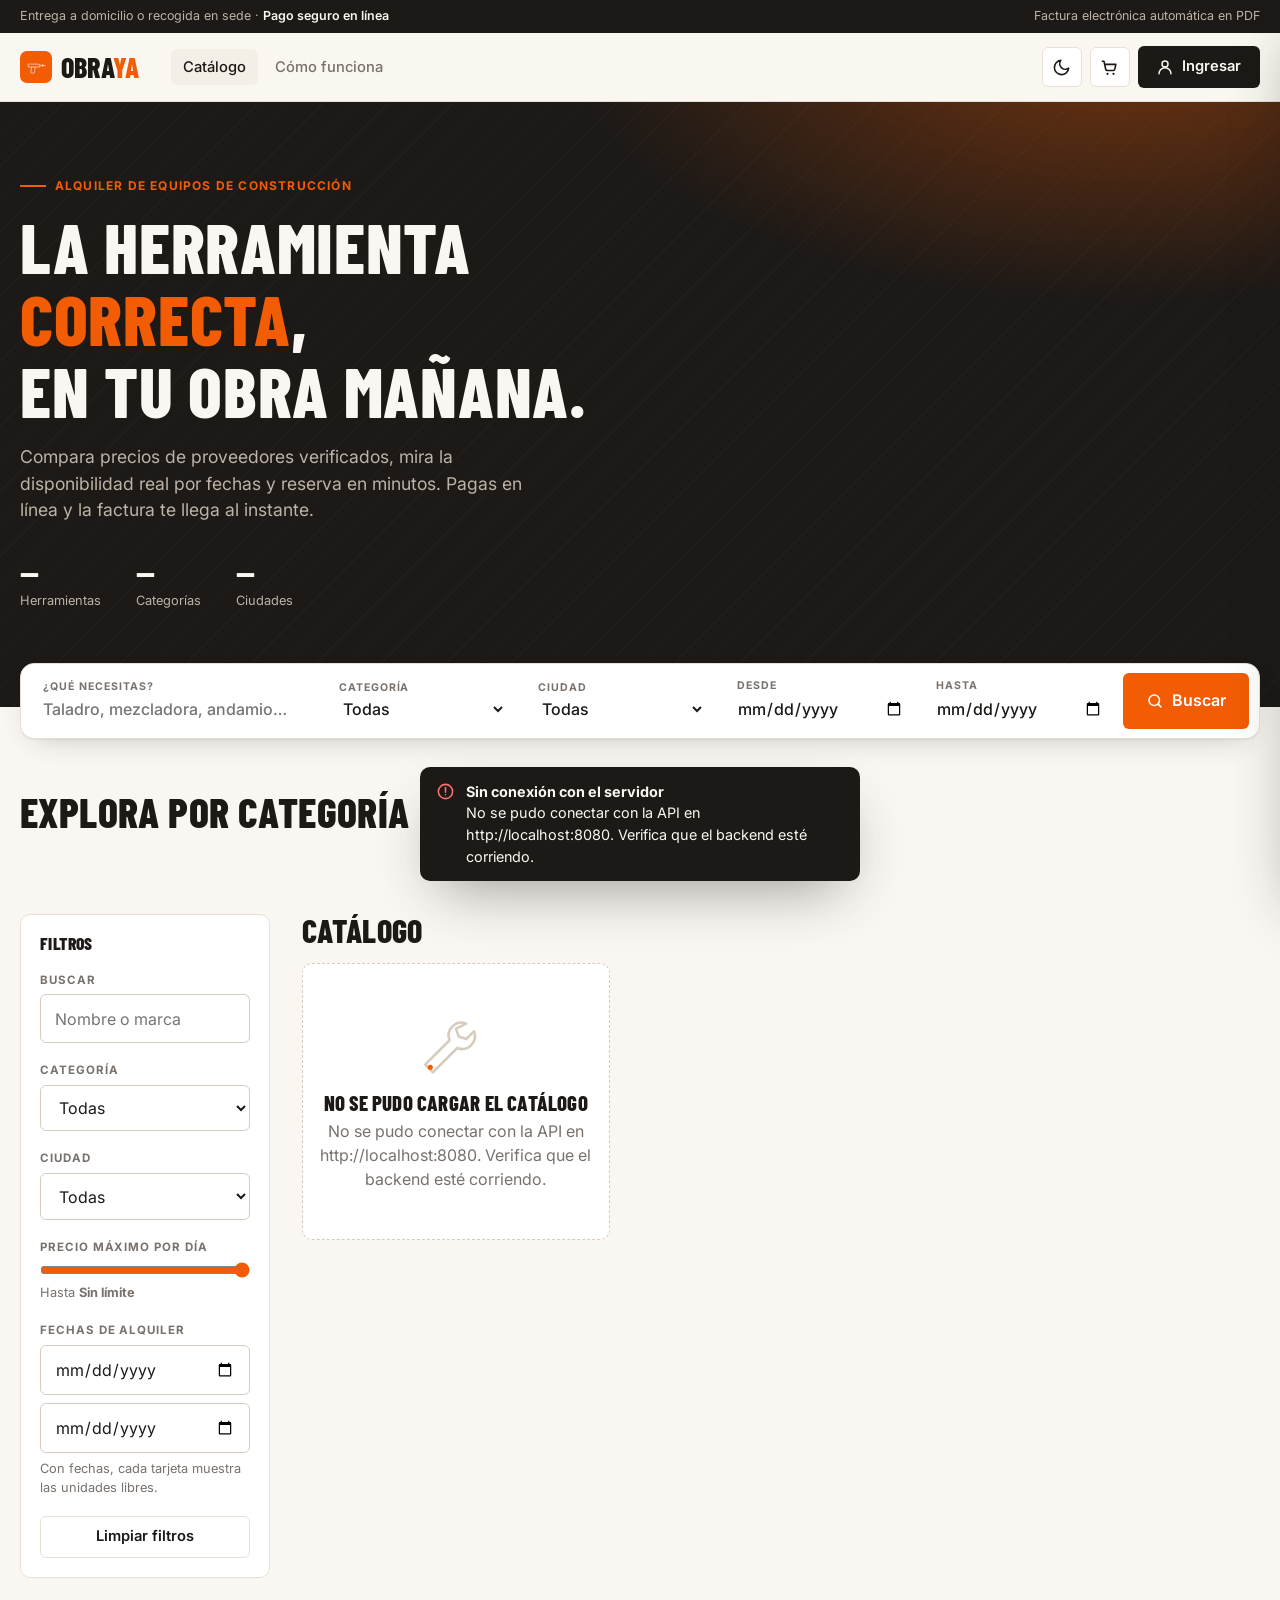
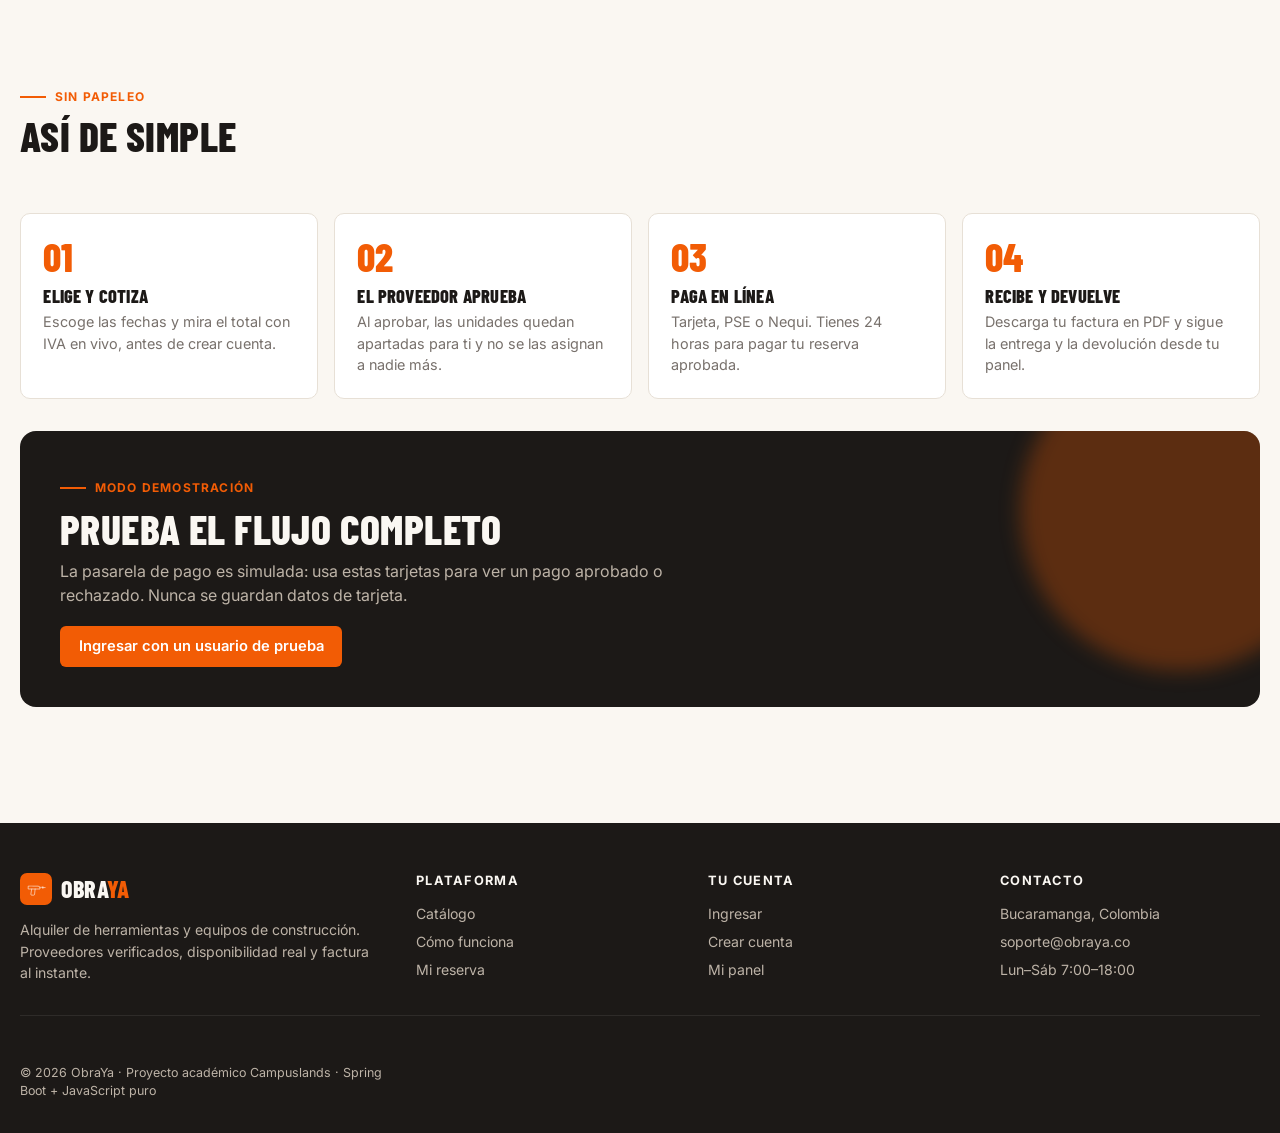
<file: frontend/index.html>
<!doctype html>
<html lang="es">
<head>
  <meta charset="utf-8">
  <meta name="viewport" content="width=device-width, initial-scale=1">
  <title>ObraYa · Alquiler de herramientas y equipos de construcción</title>
  <meta name="description" content="Alquila herramientas y equipos de construcción con disponibilidad real por fechas, pago en línea y factura al instante.">
  <link rel="icon" href="data:image/svg+xml,%3Csvg xmlns='http://www.w3.org/2000/svg' viewBox='0 0 32 32'%3E%3Crect width='32' height='32' rx='7' fill='%23F25C05'/%3E%3Cpath d='M7 12h13a3 3 0 0 1 3 3v1H7z M23 14h4 M11 16l-1 8h4l1-8' stroke='white' stroke-width='2' fill='none' stroke-linecap='round'/%3E%3C/svg%3E">
  <link rel="preconnect" href="https://fonts.googleapis.com">
  <link rel="preconnect" href="https://fonts.gstatic.com" crossorigin>
  <link href="https://fonts.googleapis.com/css2?family=Barlow+Condensed:wght@600;700;800&family=Inter:wght@400;500;600;700&display=swap" rel="stylesheet">
  <link rel="stylesheet" href="assets/css/app.css">
</head>
<body>
<main>
  <section class="hero" aria-labelledby="titulo-hero">
    <div class="wrap">
      <div>
        <span class="eyebrow">Alquiler de equipos de construcción</span>
        <h1 id="titulo-hero">La herramienta <em>correcta</em>,<br>en tu obra mañana.</h1>
        <p class="lead">Compara precios de proveedores verificados, mira la disponibilidad real por fechas y reserva en minutos. Pagas en línea y la factura te llega al instante.</p>
        <div class="hero-stats" data-hero-stats>
          <div><b>—</b><span>Herramientas</span></div>
          <div><b>—</b><span>Categorías</span></div>
          <div><b>—</b><span>Ciudades</span></div>
        </div>
      </div>
      <div class="hero-art" data-hero-art aria-label="Herramientas destacadas"></div>
    </div>
  </section>

  <div class="search-bar"><div class="wrap">
    <form data-buscador role="search" aria-label="Buscar herramientas">
      <div class="search-field"><label for="b-texto">¿Qué necesitas?</label><input id="b-texto" name="texto" placeholder="Taladro, mezcladora, andamio…" autocomplete="off"></div>
      <div class="search-field"><label for="b-categoria">Categoría</label><select id="b-categoria" name="categoriaId"><option value="">Todas</option></select></div>
      <div class="search-field"><label for="b-ciudad">Ciudad</label><select id="b-ciudad" name="ciudad"><option value="">Todas</option></select></div>
      <div class="search-field"><label for="b-desde">Desde</label><input id="b-desde" type="date" name="desde"></div>
      <div class="search-field"><label for="b-hasta">Hasta</label><input id="b-hasta" type="date" name="hasta"></div>
      <button class="btn btn-primary btn-lg" type="submit"><svg><use href="#i-search"/></svg>Buscar</button>
    </form>
  </div></div>

  <section class="section" aria-labelledby="titulo-categorias">
    <div class="wrap">
      <div class="section-head"><div><h2 id="titulo-categorias">Explora por categoría</h2></div></div>
      <div class="cat-strip" data-categorias role="group" aria-label="Categorías"></div>
    </div>
  </section>

  <section class="section" id="catalogo" style="padding-top:0" aria-labelledby="titulo-catalogo">
    <div class="wrap catalog">
      <aside class="filters" aria-label="Filtros">
        <h3>Filtros</h3>
        <label class="field"><span>Buscar</span><input class="input" name="texto" data-f="texto" placeholder="Nombre o marca"></label>
        <label class="field"><span>Categoría</span><select class="select" data-f="categoriaId"><option value="">Todas</option></select></label>
        <label class="field"><span>Ciudad</span><select class="select" data-f="ciudad"><option value="">Todas</option></select></label>
        <label class="field"><span>Precio máximo por día</span>
          <input type="range" min="10000" max="500000" step="10000" value="500000" data-f="precioMaximo">
          <p class="hint">Hasta <b class="range-value" data-precio-valor>Sin límite</b></p></label>
        <div class="field"><span>Fechas de alquiler</span>
          <div class="dates"><input class="input" type="date" data-f="desde" aria-label="Desde"><input class="input" type="date" data-f="hasta" aria-label="Hasta"></div>
          <p class="hint">Con fechas, cada tarjeta muestra las unidades libres.</p></div>
        <button class="btn btn-ghost" data-limpiar type="button">Limpiar filtros</button>
      </aside>
      <div>
        <div class="toolbar">
          <div><h2 id="titulo-catalogo" style="font-size:2rem">Catálogo</h2><p class="muted small" data-resultado aria-live="polite">Cargando…</p></div>
          <div class="chips" data-chips></div>
        </div>
        <div class="grid" data-grid></div>
        <nav class="pager" data-pager aria-label="Paginación"></nav>
      </div>
    </div>
  </section>

  <section class="section" id="como-funciona" aria-labelledby="titulo-pasos">
    <div class="wrap stack" style="gap:2rem">
      <div class="section-head"><div><span class="eyebrow">Sin papeleo</span><h2 id="titulo-pasos" style="margin-top:.5rem">Así de simple</h2></div></div>
      <div class="steps">
        <div class="step"><h3>Elige y cotiza</h3><p>Escoge las fechas y mira el total con IVA en vivo, antes de crear cuenta.</p></div>
        <div class="step"><h3>El proveedor aprueba</h3><p>Al aprobar, las unidades quedan apartadas para ti y no se las asignan a nadie más.</p></div>
        <div class="step"><h3>Paga en línea</h3><p>Tarjeta, PSE o Nequi. Tienes 24 horas para pagar tu reserva aprobada.</p></div>
        <div class="step"><h3>Recibe y devuelve</h3><p>Descarga tu factura en PDF y sigue la entrega y la devolución desde tu panel.</p></div>
      </div>
      <div class="banner">
        <div style="position:relative;z-index:1">
          <span class="eyebrow">Modo demostración</span>
          <h2 style="margin-top:.6rem">Prueba el flujo completo</h2>
          <p>La pasarela de pago es simulada: usa estas tarjetas para ver un pago aprobado o rechazado. Nunca se guardan datos de tarjeta.</p>
          <a class="btn btn-primary" href="ingresar.html" style="margin-top:1.2rem">Ingresar con un usuario de prueba</a>
        </div>
        <div class="test-cards" data-tarjetas></div>
      </div>
    </div>
  </section>
</main>
<script type="module" src="assets/js/paginas/tienda.js"></script>
</body>
</html>
</file>
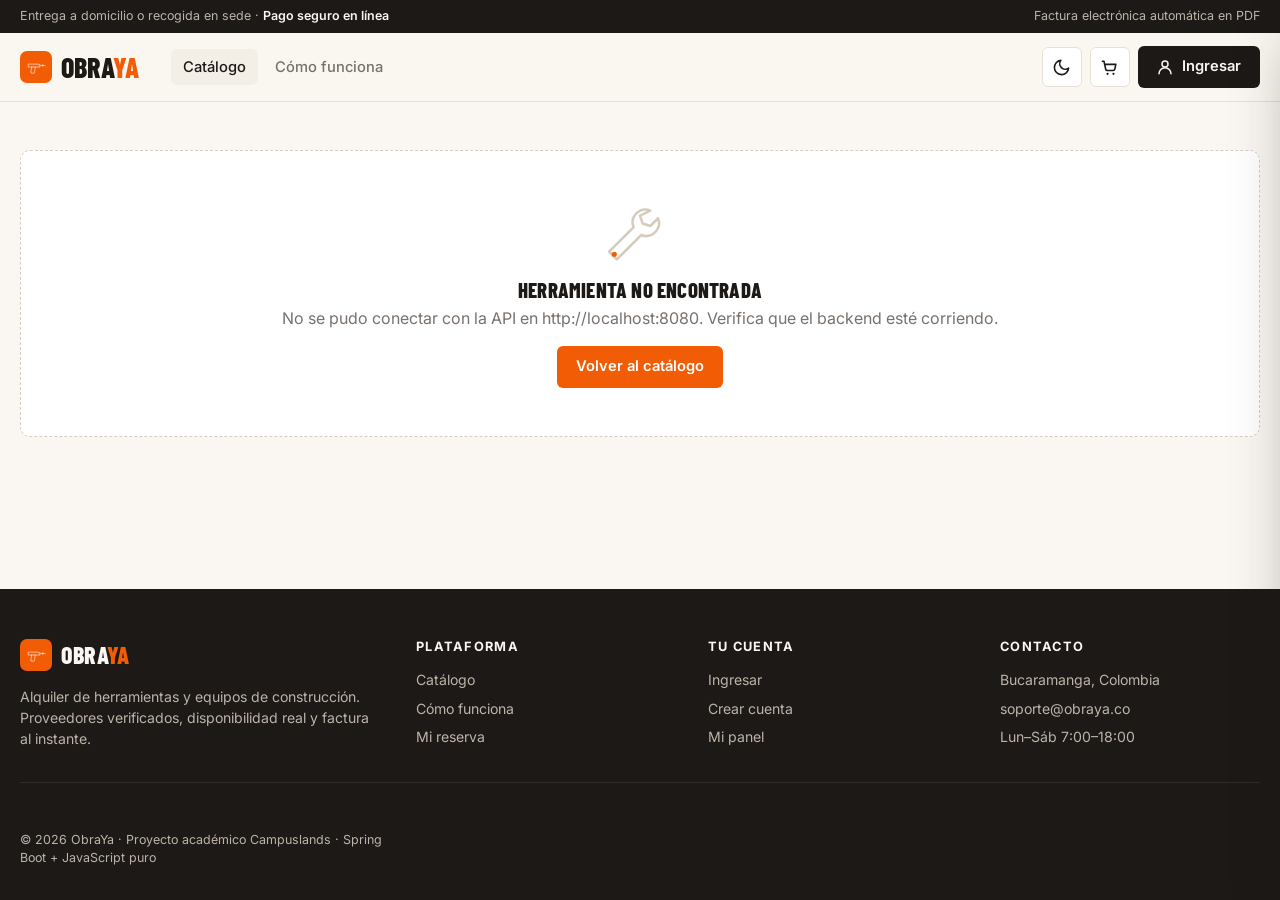
<file: frontend/herramienta.html>
<!doctype html>
<html lang="es">
<head>
  <meta charset="utf-8">
  <meta name="viewport" content="width=device-width, initial-scale=1">
  <title>Herramienta · ObraYa</title>
  <link rel="icon" href="data:image/svg+xml,%3Csvg xmlns='http://www.w3.org/2000/svg' viewBox='0 0 32 32'%3E%3Crect width='32' height='32' rx='7' fill='%23F25C05'/%3E%3Cpath d='M7 12h13a3 3 0 0 1 3 3v1H7z M23 14h4 M11 16l-1 8h4l1-8' stroke='white' stroke-width='2' fill='none' stroke-linecap='round'/%3E%3C/svg%3E">
  <link rel="preconnect" href="https://fonts.googleapis.com">
  <link rel="preconnect" href="https://fonts.gstatic.com" crossorigin>
  <link href="https://fonts.googleapis.com/css2?family=Barlow+Condensed:wght@600;700;800&family=Inter:wght@400;500;600;700&display=swap" rel="stylesheet">
  <link rel="stylesheet" href="assets/css/app.css">
</head>
<body>
<main class="wrap" data-contenido>
  <div class="product" style="margin-top:2rem">
    <div class="gallery-main skeleton"></div>
    <div class="stack"><div class="skeleton" style="height:20px;width:30%"></div><div class="skeleton" style="height:48px"></div><div class="skeleton" style="height:200px"></div></div>
  </div>
</main>
<script type="module" src="assets/js/paginas/herramienta.js"></script>
</body>
</html>
</file>
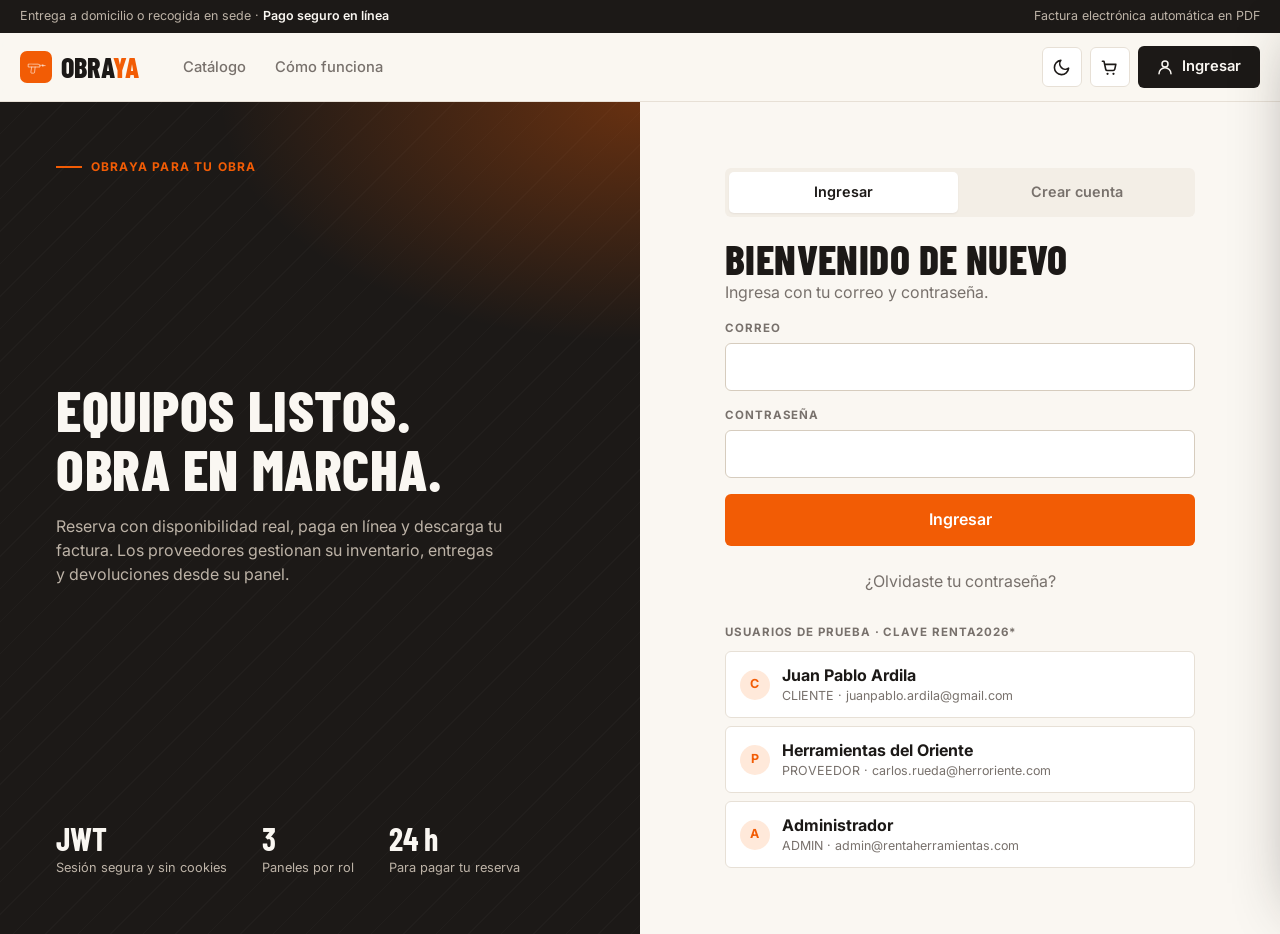
<file: frontend/ingresar.html>
<!doctype html>
<html lang="es">
<head>
  <meta charset="utf-8">
  <meta name="viewport" content="width=device-width, initial-scale=1">
  <title>Ingresar · ObraYa</title>
  <link rel="icon" href="data:image/svg+xml,%3Csvg xmlns='http://www.w3.org/2000/svg' viewBox='0 0 32 32'%3E%3Crect width='32' height='32' rx='7' fill='%23F25C05'/%3E%3Cpath d='M7 12h13a3 3 0 0 1 3 3v1H7z M23 14h4 M11 16l-1 8h4l1-8' stroke='white' stroke-width='2' fill='none' stroke-linecap='round'/%3E%3C/svg%3E">
  <link rel="preconnect" href="https://fonts.googleapis.com">
  <link rel="preconnect" href="https://fonts.gstatic.com" crossorigin>
  <link href="https://fonts.googleapis.com/css2?family=Barlow+Condensed:wght@600;700;800&family=Inter:wght@400;500;600;700&display=swap" rel="stylesheet">
  <link rel="stylesheet" href="assets/css/app.css">
</head>
<body>
<main class="auth">
  <section class="auth-side" aria-hidden="true">
    <span class="eyebrow">ObraYa para tu obra</span>
    <div>
      <h1 style="font-size:clamp(2.6rem,4.5vw,4rem)">Equipos listos.<br>Obra en marcha.</h1>
      <p style="margin-top:1rem;max-width:28rem">Reserva con disponibilidad real, paga en línea y descarga tu factura. Los proveedores gestionan su inventario, entregas y devoluciones desde su panel.</p>
    </div>
    <div class="hero-stats">
      <div><b>JWT</b><span>Sesión segura y sin cookies</span></div>
      <div><b>3</b><span>Paneles por rol</span></div>
      <div><b>24 h</b><span>Para pagar tu reserva</span></div>
    </div>
  </section>

  <section class="auth-main">
    <div class="auth-card">
      <div class="notice warn hidden" data-aviso></div>
      <div class="tabs" role="tablist">
        <button role="tab" aria-selected="true" data-tab="login">Ingresar</button>
        <button role="tab" aria-selected="false" data-tab="registro">Crear cuenta</button>
      </div>

      <form class="stack" data-form="login" novalidate>
        <div><h2>Bienvenido de nuevo</h2><p class="muted">Ingresa con tu correo y contraseña.</p></div>
        <label class="field"><span>Correo</span><input class="input" type="email" name="email" autocomplete="username" required></label>
        <label class="field"><span>Contraseña</span><input class="input" type="password" name="password" autocomplete="current-password" required></label>
        <div class="notice bad hidden" data-error></div>
        <button class="btn btn-primary btn-lg btn-block" type="submit">Ingresar</button>
        <button class="btn-text" type="button" data-ir-recuperar style="align-self:center">¿Olvidaste tu contraseña?</button>
        <div class="stack" style="gap:.6rem;margin-top:.5rem">
          <span class="label">Usuarios de prueba · clave Renta2026*</span>
          <div class="demo-users" data-demo></div>
        </div>
      </form>

      <form class="stack hidden" data-form="recuperar" novalidate>
        <div><h2>Recupera tu contraseña</h2><p class="muted">Escribe el correo de tu cuenta y te enviaremos un enlace para crear una nueva. El enlace vence en 30 minutos y solo sirve una vez.</p></div>
        <label class="field"><span>Correo</span><input class="input" type="email" name="email" autocomplete="email" required></label>
        <div class="notice bad hidden" data-error></div>
        <div class="notice ok hidden" data-ok></div>
        <button class="btn btn-primary btn-lg btn-block" type="submit">Enviar enlace</button>
        <button class="btn-text" type="button" data-volver-login style="align-self:center">Volver a ingresar</button>
      </form>

      <form class="stack hidden" data-form="registro" novalidate>
        <div><h2>Crea tu cuenta</h2><p class="muted">Cuenta de cliente para alquilar herramientas. Los proveedores los registra el administrador.</p></div>
        <div class="form-grid">
          <label class="field"><span>Nombres</span><input class="input" name="nombres" autocomplete="given-name" data-solo="letras" required></label>
          <label class="field"><span>Apellidos</span><input class="input" name="apellidos" autocomplete="family-name" data-solo="letras" required></label>
          <label class="field full"><span>Correo</span><input class="input" type="email" name="email" autocomplete="email" required></label>
          <label class="field full"><span>Contraseña</span><input class="input" type="password" name="password" autocomplete="new-password" minlength="8" required>
            <small class="hint">Mínimo 8 caracteres, con al menos una letra y un número.</small></label>
          <label class="field"><span>Tipo de documento</span><select class="select" name="tipoDocumento">
            <option value="CC">Cédula de ciudadanía</option><option value="CE">Cédula de extranjería</option>
            <option value="NIT">NIT</option><option value="PASAPORTE">Pasaporte</option></select></label>
          <label class="field"><span>Número de documento</span><input class="input" name="numeroDocumento" data-solo="documento" maxlength="12" required></label>
          <label class="field"><span>Teléfono</span><input class="input" name="telefono" type="tel" autocomplete="tel" data-solo="telefono" inputmode="numeric" maxlength="10" placeholder="3001234567">
            <small class="hint">10 dígitos: celular (3…) o fijo (60…).</small></label>
          <label class="field"><span>Ciudad</span><input class="input" name="ciudad" autocomplete="address-level2" data-solo="letras" required></label>
          <label class="field full"><span>Dirección</span><input class="input" name="direccion" autocomplete="street-address" required></label>
        </div>
        <div class="notice bad hidden" data-error></div>
        <button class="btn btn-primary btn-lg btn-block" type="submit">Crear cuenta</button>
      </form>
    </div>
  </section>
</main>
<script type="module" src="assets/js/paginas/ingresar.js"></script>
</body>
</html>
</file>
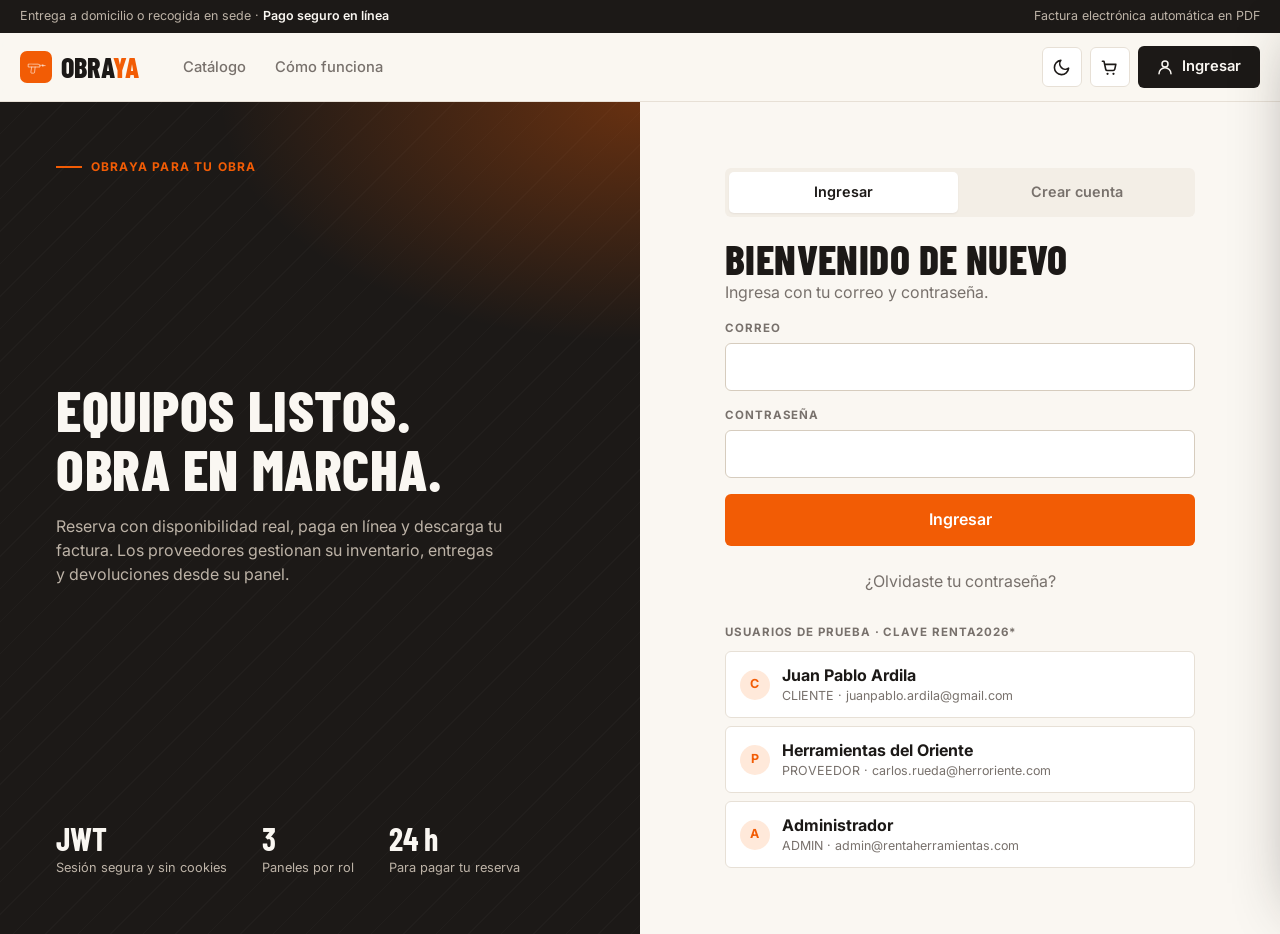
<file: frontend/panel.html>
<!doctype html>
<html lang="es">
<head>
  <meta charset="utf-8">
  <meta name="viewport" content="width=device-width, initial-scale=1">
  <title>Mi panel · ObraYa</title>
  <link rel="icon" href="data:image/svg+xml,%3Csvg xmlns='http://www.w3.org/2000/svg' viewBox='0 0 32 32'%3E%3Crect width='32' height='32' rx='7' fill='%23F25C05'/%3E%3Cpath d='M7 12h13a3 3 0 0 1 3 3v1H7z M23 14h4 M11 16l-1 8h4l1-8' stroke='white' stroke-width='2' fill='none' stroke-linecap='round'/%3E%3C/svg%3E">
  <link rel="preconnect" href="https://fonts.googleapis.com">
  <link rel="preconnect" href="https://fonts.gstatic.com" crossorigin>
  <link href="https://fonts.googleapis.com/css2?family=Barlow+Condensed:wght@600;700;800&family=Inter:wght@400;500;600;700&display=swap" rel="stylesheet">
  <link rel="stylesheet" href="assets/css/app.css">
</head>
<body>
<div class="dash">
  <aside class="side" data-side aria-label="Menú del panel"></aside>
  <main class="dash-main" data-main tabindex="-1"></main>
</div>
<script type="module" src="assets/js/paginas/panel.js"></script>
</body>
</html>
</file>
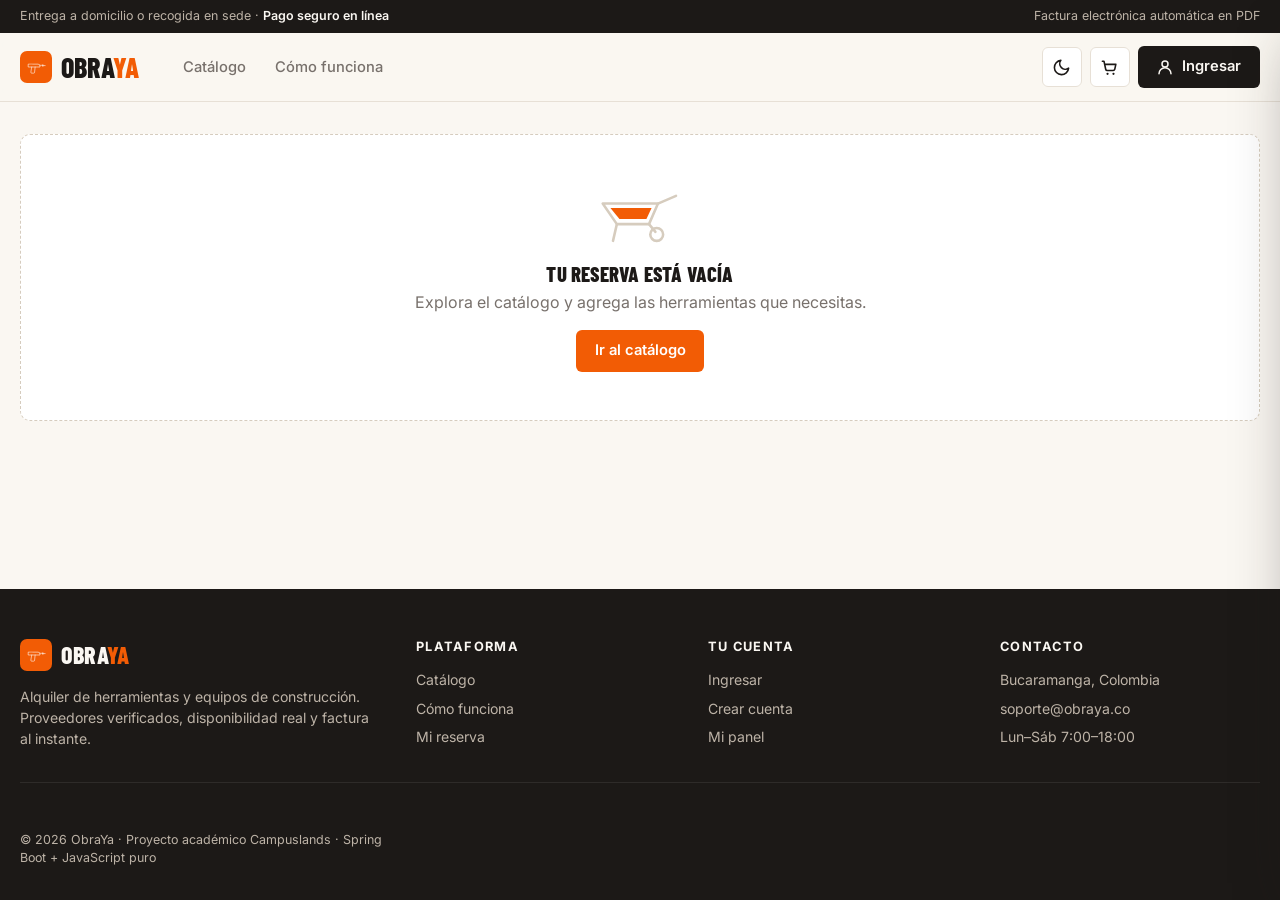
<file: frontend/reserva.html>
<!doctype html>
<html lang="es">
<head>
  <meta charset="utf-8">
  <meta name="viewport" content="width=device-width, initial-scale=1">
  <title>Mi reserva · ObraYa</title>
  <link rel="icon" href="data:image/svg+xml,%3Csvg xmlns='http://www.w3.org/2000/svg' viewBox='0 0 32 32'%3E%3Crect width='32' height='32' rx='7' fill='%23F25C05'/%3E%3Cpath d='M7 12h13a3 3 0 0 1 3 3v1H7z M23 14h4 M11 16l-1 8h4l1-8' stroke='white' stroke-width='2' fill='none' stroke-linecap='round'/%3E%3C/svg%3E">
  <link rel="preconnect" href="https://fonts.googleapis.com">
  <link rel="preconnect" href="https://fonts.gstatic.com" crossorigin>
  <link href="https://fonts.googleapis.com/css2?family=Barlow+Condensed:wght@600;700;800&family=Inter:wght@400;500;600;700&display=swap" rel="stylesheet">
  <link rel="stylesheet" href="assets/css/app.css">
</head>
<body>
<main class="wrap" style="padding-block:2rem 1rem" data-contenido></main>
<script type="module" src="assets/js/paginas/reserva.js"></script>
</body>
</html>
</file>
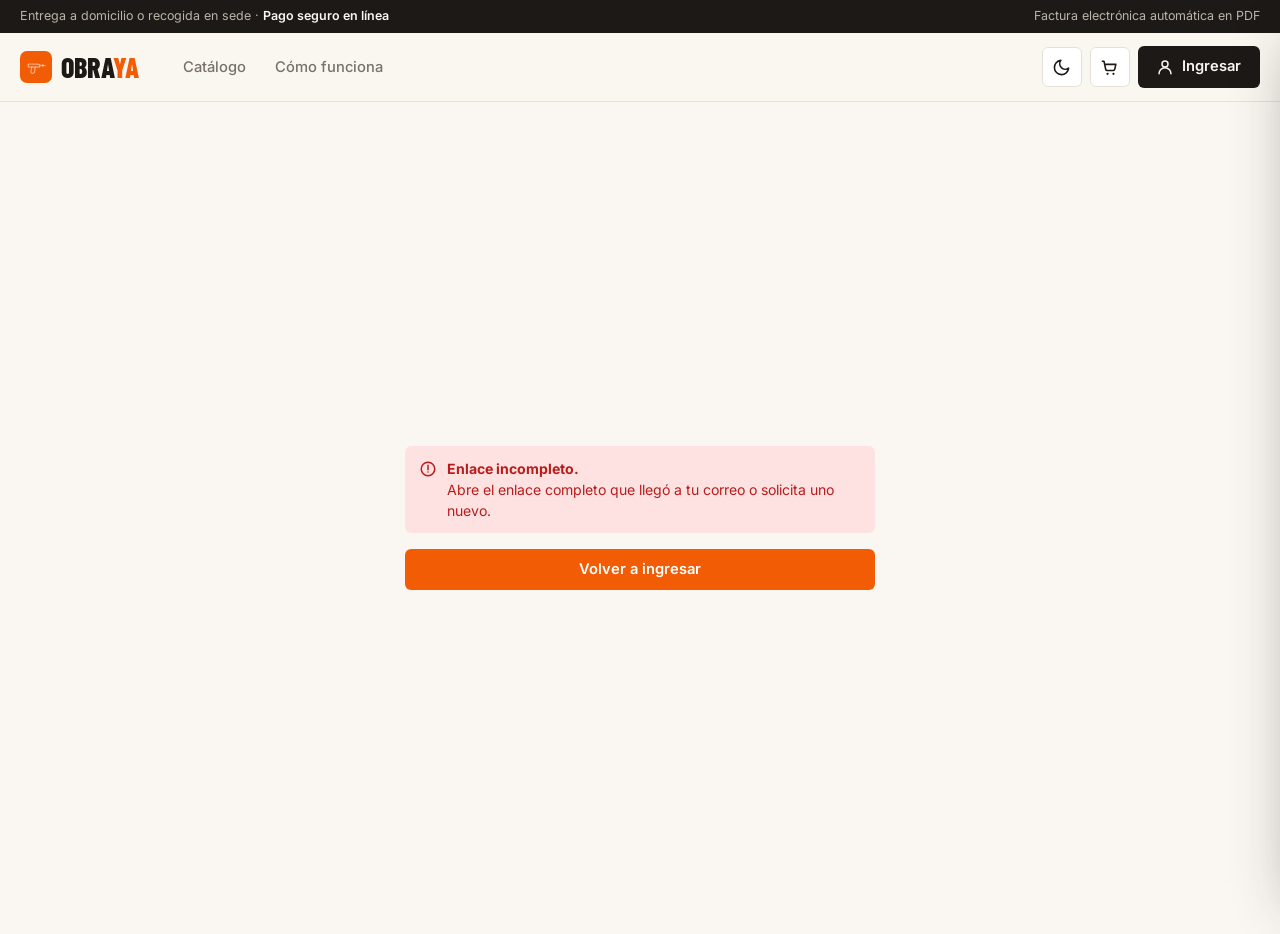
<file: frontend/restablecer.html>
<!doctype html>
<html lang="es">
<head>
  <meta charset="utf-8">
  <meta name="viewport" content="width=device-width, initial-scale=1">
  <title>Nueva contraseña · ObraYa</title>
  <link rel="icon" href="data:image/svg+xml,%3Csvg xmlns='http://www.w3.org/2000/svg' viewBox='0 0 32 32'%3E%3Crect width='32' height='32' rx='7' fill='%23F25C05'/%3E%3Cpath d='M7 12h13a3 3 0 0 1 3 3v1H7z M23 14h4 M11 16l-1 8h4l1-8' stroke='white' stroke-width='2' fill='none' stroke-linecap='round'/%3E%3C/svg%3E">
  <link rel="preconnect" href="https://fonts.googleapis.com">
  <link rel="preconnect" href="https://fonts.gstatic.com" crossorigin>
  <link href="https://fonts.googleapis.com/css2?family=Barlow+Condensed:wght@600;700;800&family=Inter:wght@400;500;600;700&display=swap" rel="stylesheet">
  <link rel="stylesheet" href="assets/css/app.css">
</head>
<body>
<main class="auth-main" style="min-height:calc(100vh - 68px)">
  <div class="auth-card">
    <form class="stack" data-form novalidate>
      <div><span class="eyebrow">Recuperación de cuenta</span>
        <h2 style="margin-top:.5rem">Crea tu nueva contraseña</h2>
        <p class="muted">Mínimo 8 caracteres, con al menos una letra y un número.</p></div>
      <label class="field"><span>Nueva contraseña</span><input class="input" type="password" name="password" autocomplete="new-password" minlength="8" required></label>
      <label class="field"><span>Repite la contraseña</span><input class="input" type="password" name="confirmacion" autocomplete="new-password" required></label>
      <div class="notice bad hidden" data-error></div>
      <button class="btn btn-primary btn-lg btn-block" type="submit">Guardar contraseña</button>
    </form>
  </div>
</main>
<script type="module" src="assets/js/paginas/restablecer.js"></script>
</body>
</html>
</file>
<file: frontend/assets/css/app.css>
/* =====================================================================
   ObraYa — sistema de diseño
   Todo color, radio y sombra sale de variables (tokens). El tema oscuro
   solo redefine los tokens; ningún componente cambia.
   ===================================================================== */

:root {
  --bg: #FAF7F2;
  --bg-alt: #F3EEE6;
  --card: #FFFFFF;
  --ink: #1C1917;
  --ink-2: #44403C;
  --muted: #78716C;
  --line: #E7E0D6;
  --line-strong: #D6CCBE;
  --accent: #F25C05;
  --accent-hover: #D94F00;
  --on-accent: #FFFFFF;
  --tint: #FFE9DA;
  --soft: #FFF4EC;
  --chart: #F25C05;   /* serie única de las gráficas; validada contra la superficie clara */
  --hero: #1C1917;
  --hero-ink: #FAF7F2;
  --hero-muted: #BDB3A7;

  --ok: #15803D;     --ok-bg: #DCFCE7;
  --warn: #B45309;   --warn-bg: #FEF3C7;
  --bad: #B91C1C;    --bad-bg: #FEE2E2;
  --info: #1D4ED8;   --info-bg: #DBEAFE;
  --neutral: #57534E; --neutral-bg: #F5F5F4;

  --font: 'Inter', system-ui, -apple-system, 'Segoe UI', sans-serif;
  --display: 'Barlow Condensed', 'Arial Narrow', sans-serif;
  --r-sm: 6px;
  --r: 10px;
  --r-lg: 16px;
  --shadow-sm: 0 1px 2px rgba(28, 25, 23, .06);
  --shadow: 0 1px 0 rgba(28, 25, 23, .05), 0 10px 30px -14px rgba(28, 25, 23, .28);
  --shadow-lg: 0 24px 60px -20px rgba(28, 25, 23, .45);
  --ease: cubic-bezier(.2, .8, .2, 1);
  color-scheme: light;
}

[data-theme="dark"] {
  --bg: #0E1116;
  --bg-alt: #141922;
  --card: #161B24;
  --ink: #EEF1F5;
  --ink-2: #C7CED8;
  --muted: #8E99A8;
  --line: #242C38;
  --line-strong: #323C4A;
  --accent: #FF7A2E;
  --accent-hover: #FF8F4F;
  --on-accent: #1A0D04;
  --tint: #2A1D14;
  --soft: #1B1712;
  --chart: #E8691F;   /* paso propio del tema oscuro, validado contra #161B24 */
  --hero: #07090C;
  --hero-ink: #F2F5F9;
  --hero-muted: #8E99A8;
  --ok: #4ADE80;     --ok-bg: #0F2A1A;
  --warn: #FBBF24;   --warn-bg: #2A2110;
  --bad: #F87171;    --bad-bg: #2C1414;
  --info: #93C5FD;   --info-bg: #13213A;
  --neutral: #A8A29E; --neutral-bg: #1E232C;
  --shadow: 0 0 0 1px rgba(255, 255, 255, .03), 0 18px 40px -20px rgba(0, 0, 0, .8);
  --shadow-lg: 0 30px 70px -20px rgba(0, 0, 0, .9);
  color-scheme: dark;
}

/* ---------- Base ---------- */
*, *::before, *::after { box-sizing: border-box; }
* { margin: 0; }
html { scroll-behavior: smooth; -webkit-text-size-adjust: 100%; }
body {
  font-family: var(--font); background: var(--bg); color: var(--ink); line-height: 1.5;
  -webkit-font-smoothing: antialiased; min-height: 100vh; display: flex; flex-direction: column;
  transition: background .25s, color .25s;
}
main { flex: 1; }
img, svg { display: block; max-width: 100%; }
a { color: inherit; }
button { font: inherit; cursor: pointer; border: 0; background: none; color: inherit; }
input, select, textarea { font: inherit; color: inherit; }
:focus-visible { outline: 2px solid var(--accent); outline-offset: 2px; border-radius: 4px; }
.wrap { width: min(1240px, 100% - 2rem); margin-inline: auto; }
.ico { width: 16px; height: 16px; display: inline-block; vertical-align: -3px; flex: none; }
.sr-only { position: absolute; width: 1px; height: 1px; overflow: hidden; clip: rect(0 0 0 0); white-space: nowrap; }
.display, h1, h2, h3 {
  font-family: var(--display); text-transform: uppercase; font-weight: 800; letter-spacing: .01em; line-height: 1.02;
}
h1 { font-size: clamp(2.4rem, 5.5vw, 4.6rem); }
h2 { font-size: clamp(1.8rem, 3.4vw, 2.6rem); }
h3 { font-size: 1.3rem; }
.muted { color: var(--muted); }
.small { font-size: .85rem; }
.mono { font-family: ui-monospace, 'Cascadia Code', Consolas, monospace; font-size: .88em; }
.num { font-variant-numeric: tabular-nums; }
.eyebrow {
  display: inline-flex; align-items: center; gap: .55rem; font-size: .75rem; font-weight: 700;
  letter-spacing: .1em; text-transform: uppercase; color: var(--accent);
}
.eyebrow::before { content: ""; width: 26px; height: 2px; background: currentColor; }
.stack { display: flex; flex-direction: column; gap: 1rem; }
.row { display: flex; align-items: center; gap: .75rem; flex-wrap: wrap; }
.between { justify-content: space-between; }
.grow { flex: 1; }
.hidden { display: none !important; }

/* ---------- Botones ---------- */
.btn {
  text-decoration: none;
  display: inline-flex; align-items: center; justify-content: center; gap: .5rem; padding: .68rem 1.1rem;
  border-radius: var(--r-sm); font-weight: 600; font-size: .92rem; line-height: 1.2; white-space: nowrap;
  transition: transform .15s var(--ease), box-shadow .2s, background .2s, border-color .2s, color .2s;
  border: 1px solid transparent;
}
.btn svg { width: 18px; height: 18px; flex: none; }
.btn:disabled { opacity: .55; cursor: not-allowed; transform: none !important; box-shadow: none !important; }
.btn-primary { background: var(--accent); color: var(--on-accent); }
.btn-primary:hover { background: var(--accent-hover); transform: translateY(-1px); box-shadow: 0 10px 22px -10px var(--accent); }
.btn-dark { background: var(--ink); color: var(--bg); }
.btn-dark:hover { transform: translateY(-1px); box-shadow: var(--shadow); }
.btn-ghost { background: var(--card); border-color: var(--line); }
.btn-ghost:hover { border-color: var(--ink); }
.btn-text { padding: .45rem .6rem; color: var(--muted); }
.btn-text:hover { color: var(--ink); background: var(--bg-alt); }
.btn-danger { background: var(--bad-bg); color: var(--bad); }
.btn-danger:hover { background: var(--bad); color: #fff; }
.btn-ok { background: var(--ok-bg); color: var(--ok); }
.btn-ok:hover { background: var(--ok); color: #fff; }
.btn-sm { padding: .42rem .7rem; font-size: .82rem; }
.btn-lg { padding: .95rem 1.4rem; font-size: 1rem; }
.btn-block { width: 100%; }
.icon-btn {
  width: 40px; height: 40px; display: grid; place-items: center; border-radius: var(--r-sm);
  border: 1px solid var(--line); background: var(--card); transition: .2s;
}
.icon-btn:hover { border-color: var(--ink); }
.icon-btn svg { width: 19px; height: 19px; }
.spinner {
  width: 16px; height: 16px; border-radius: 50%; border: 2px solid currentColor; border-right-color: transparent;
  animation: girar .7s linear infinite; display: inline-block;
}
@keyframes girar { to { transform: rotate(360deg); } }

/* ---------- Formularios ---------- */
.field { display: flex; flex-direction: column; gap: .35rem; }
.field > span, .label {
  font-size: .72rem; font-weight: 700; letter-spacing: .08em; text-transform: uppercase; color: var(--muted);
}
.input, .select, .textarea {
  width: 100%; padding: .7rem .85rem; border: 1px solid var(--line-strong); border-radius: var(--r-sm);
  background: var(--card); transition: border-color .2s, box-shadow .2s; min-width: 0;
}
.textarea { resize: vertical; min-height: 84px; }
.input:focus, .select:focus, .textarea:focus {
  outline: 0; border-color: var(--accent); box-shadow: 0 0 0 3px color-mix(in srgb, var(--accent) 20%, transparent);
}
.input[aria-invalid="true"], .select[aria-invalid="true"] { border-color: var(--bad); }
.field-error { color: var(--bad); font-size: .8rem; font-weight: 500; }
.input.rechazo { animation: rechazo .35s; border-color: var(--bad); }
@keyframes rechazo { 25% { transform: translateX(-3px); } 75% { transform: translateX(3px); } }
.form-grid { display: grid; grid-template-columns: repeat(2, minmax(0, 1fr)); gap: 1rem; }
.form-grid .full { grid-column: 1 / -1; }
.check { display: inline-flex; align-items: center; gap: .5rem; font-size: .9rem; cursor: pointer; }
.check input { accent-color: var(--accent); width: 16px; height: 16px; }

/* ---------- Insignias de estado ---------- */
.badge {
  display: inline-flex; align-items: center; gap: .38rem; padding: .22rem .6rem; border-radius: 99px;
  font-size: .7rem; font-weight: 700; letter-spacing: .05em; text-transform: uppercase; white-space: nowrap;
  background: var(--neutral-bg); color: var(--neutral);
}
.badge::before { content: ""; width: 6px; height: 6px; border-radius: 50%; background: currentColor; }
.badge.ok { background: var(--ok-bg); color: var(--ok); }
.badge.warn { background: var(--warn-bg); color: var(--warn); }
.badge.bad { background: var(--bad-bg); color: var(--bad); }
.badge.info { background: var(--info-bg); color: var(--info); }
.badge.accent { background: var(--tint); color: var(--accent); }

/* ---------- Encabezado ---------- */
.topbar { background: var(--hero); color: var(--hero-muted); font-size: .78rem; }
.topbar .wrap { display: flex; justify-content: space-between; gap: 1rem; padding-block: .45rem; }
.topbar b { color: var(--hero-ink); font-weight: 600; }
.site-header {
  position: sticky; top: 0; z-index: 40; border-bottom: 1px solid var(--line);
  background: color-mix(in srgb, var(--bg) 86%, transparent); backdrop-filter: saturate(1.4) blur(14px);
}
.site-header .wrap { display: flex; align-items: center; gap: 1.25rem; height: 68px; }
.logo { display: inline-flex; align-items: center; gap: .55rem; text-decoration: none; font-family: var(--display); font-weight: 800; font-size: 1.75rem; text-transform: uppercase; letter-spacing: .01em; }
.logo-mark { width: 32px; height: 32px; border-radius: 7px; background: var(--accent); color: var(--on-accent); display: grid; place-items: center; }
.logo-mark svg { width: 20px; height: 20px; }
.logo em { font-style: normal; color: var(--accent); }
.nav-links { display: flex; gap: .3rem; margin-left: .75rem; }
.nav-links a { text-decoration: none; padding: .45rem .75rem; border-radius: var(--r-sm); font-size: .92rem; font-weight: 500; color: var(--muted); transition: .2s; }
.nav-links a:hover, .nav-links a[aria-current="page"] { color: var(--ink); background: var(--bg-alt); }
.header-actions { margin-left: auto; display: flex; align-items: center; gap: .5rem; }
.cart-count {
  position: absolute; top: -7px; right: -7px; min-width: 20px; height: 20px; padding-inline: 5px; border-radius: 99px;
  background: var(--accent); color: var(--on-accent); font-size: .7rem; font-weight: 700; display: grid; place-items: center;
}
.cart-count:empty, .cart-count[data-n="0"] { display: none; }
.user-chip { display: inline-flex; align-items: center; gap: .55rem; padding: .3rem .7rem .3rem .3rem; border: 1px solid var(--line); border-radius: 99px; background: var(--card); text-decoration: none; font-size: .88rem; font-weight: 600; }
.avatar { width: 30px; height: 30px; border-radius: 50%; background: var(--ink); color: var(--bg); display: grid; place-items: center; font-size: .78rem; font-weight: 700; }

/* ---------- Pie ---------- */
.site-footer { background: var(--hero); color: var(--hero-muted); margin-top: 4rem; font-size: .88rem; }
.site-footer .wrap { display: grid; grid-template-columns: 1.4fr repeat(3, 1fr); gap: 2rem; padding-block: 3rem 2rem; }
.site-footer .logo { color: var(--hero-ink); font-size: 1.5rem; }
.site-footer h4 { color: var(--hero-ink); font-size: .8rem; letter-spacing: .1em; text-transform: uppercase; margin-bottom: .8rem; }
.site-footer ul { list-style: none; padding: 0; display: grid; gap: .45rem; }
.site-footer a { text-decoration: none; }
.site-footer a:hover { color: var(--hero-ink); }
.footer-bottom { border-top: 1px solid rgba(255, 255, 255, .08); padding-block: 1.1rem; font-size: .78rem; }

/* ---------- Hero de la tienda ---------- */
.hero { background: var(--hero); color: var(--hero-ink); position: relative; overflow: hidden; }
.hero::before {
  content: ""; position: absolute; inset: 0; pointer-events: none; background:
    radial-gradient(900px 420px at 88% -10%, color-mix(in srgb, var(--accent) 40%, transparent), transparent 62%),
    repeating-linear-gradient(135deg, transparent 0 22px, rgba(255, 255, 255, .025) 22px 23px);
}
.hero .wrap { position: relative; display: grid; grid-template-columns: 1.15fr .85fr; gap: 3rem; align-items: center; padding-block: 4.2rem 6rem; }
.hero h1 { margin: 1rem 0 1.1rem; }
.hero h1 em { font-style: normal; color: var(--accent); }
.hero .lead { color: var(--hero-muted); font-size: 1.1rem; max-width: 34rem; }
.hero-stats { display: flex; gap: 2.2rem; margin-top: 2rem; }
.hero-stats b { display: block; font-family: var(--display); font-size: 2rem; line-height: 1; color: var(--hero-ink); }
.hero-stats span { font-size: .8rem; color: var(--hero-muted); }
.hero-art { display: grid; grid-template-columns: 1fr 1fr; gap: .9rem; padding-bottom: 1.8rem; }
.hero-tile {
  background: rgba(255, 255, 255, .05); border: 1px solid rgba(255, 255, 255, .09); border-radius: var(--r);
  padding: 1.1rem; text-decoration: none; transition: transform .3s var(--ease), background .3s;
}
.hero-tile:hover { transform: translateY(-4px); background: rgba(255, 255, 255, .08); }
.hero-tile:nth-child(even) { transform: translateY(1.6rem); }
.hero-tile:nth-child(even):hover { transform: translateY(calc(1.6rem - 4px)); }
.hero-tile svg { height: 80px; margin-inline: auto; color: var(--hero-ink); }
.hero-tile small { display: block; margin-top: .7rem; color: var(--hero-muted); font-size: .78rem; }
.hero-tile strong { font-size: 1rem; }

/* Buscador flotante */
.search-bar { position: relative; z-index: 5; margin-top: -2.8rem; }
.search-bar form {
  display: grid; grid-template-columns: 1.5fr 1fr 1fr 1fr 1fr auto; gap: .4rem; align-items: stretch;
  background: var(--card); border: 1px solid var(--line); border-radius: calc(var(--r) + 4px); padding: .6rem; box-shadow: var(--shadow);
}
.search-field { display: flex; flex-direction: column; justify-content: center; padding: .3rem .8rem; border-radius: var(--r-sm); min-width: 0; }
.search-field:hover { background: var(--soft); }
.search-field label { font-size: .66rem; font-weight: 700; letter-spacing: .09em; text-transform: uppercase; color: var(--muted); }
.search-field input, .search-field select { border: 0; background: transparent; outline: 0; font-weight: 500; padding: .12rem 0; min-width: 0; width: 100%; }

/* ---------- Secciones ---------- */
.section { padding-block: 3.2rem; }
.section-head { display: flex; align-items: end; justify-content: space-between; gap: 1rem; flex-wrap: wrap; margin-bottom: 1.5rem; }
.section-head p { color: var(--muted); margin-top: .35rem; max-width: 34rem; }

.cat-strip { display: flex; gap: .6rem; overflow-x: auto; padding-bottom: .4rem; scrollbar-width: thin; scroll-snap-type: x proximity; }
.cat-pill {
  flex: none; scroll-snap-align: start; display: flex; flex-direction: column; align-items: center; gap: .45rem;
  width: 112px; padding: .9rem .5rem .75rem; border: 1px solid var(--line); border-radius: var(--r); background: var(--card);
  font-size: .78rem; font-weight: 600; text-align: center; line-height: 1.2; transition: .2s;
}
.cat-pill svg { width: 46px; height: 34px; color: var(--ink); }
.cat-pill:hover { border-color: var(--ink); transform: translateY(-2px); }
.cat-pill[aria-pressed="true"] { background: var(--ink); color: var(--bg); border-color: var(--ink); }
.cat-pill[aria-pressed="true"] svg { color: var(--bg); }

.chips { display: flex; gap: .45rem; flex-wrap: wrap; }
.chip {
  display: inline-flex; align-items: center; gap: .4rem; padding: .42rem .85rem; border: 1px solid var(--line);
  border-radius: 99px; background: var(--card); font-size: .85rem; font-weight: 500; transition: .2s;
}
.chip:hover { border-color: var(--ink); }
.chip[aria-pressed="true"] { background: var(--ink); color: var(--bg); border-color: var(--ink); }
.chip .x { opacity: .6; }

/* ---------- Catálogo ---------- */
.catalog { display: grid; grid-template-columns: 250px 1fr; gap: 2rem; align-items: start; }
.filters { position: sticky; top: 88px; display: flex; flex-direction: column; gap: 1.2rem; padding: 1.2rem; background: var(--card); border: 1px solid var(--line); border-radius: var(--r); }
.filters h3 { font-size: 1.1rem; }
.filters .dates { grid-template-columns: 1fr; }
.field .hint { font-size: .8rem; color: var(--muted); }
.range-value { font-weight: 700; font-variant-numeric: tabular-nums; }
input[type="range"] { accent-color: var(--accent); width: 100%; }
.toolbar { display: flex; justify-content: space-between; align-items: center; gap: 1rem; margin-bottom: 1rem; flex-wrap: wrap; }

.grid { display: grid; grid-template-columns: repeat(auto-fill, minmax(240px, 1fr)); gap: 1.1rem; }
.card {
  background: var(--card); border: 1px solid var(--line); border-radius: calc(var(--r) + 2px); overflow: hidden;
  display: flex; flex-direction: column; transition: transform .25s var(--ease), box-shadow .25s, border-color .25s;
}
.card:hover { transform: translateY(-4px); box-shadow: var(--shadow); border-color: color-mix(in srgb, var(--accent) 45%, var(--line)); }
.thumb {
  position: relative; aspect-ratio: 4 / 3; overflow: hidden; display: grid; place-items: center; color: var(--ink);
  background: linear-gradient(160deg, var(--tint), color-mix(in srgb, var(--tint) 50%, var(--card)));
}
.thumb::after { content: ""; position: absolute; right: -18%; bottom: -42%; width: 70%; aspect-ratio: 1; border-radius: 50%; background: color-mix(in srgb, var(--accent) 16%, transparent); }
.thumb > svg { width: 58%; position: relative; z-index: 1; transition: transform .35s var(--ease); }
.thumb > img { position: absolute; inset: 0; width: 100%; height: 100%; object-fit: cover; z-index: 1; }
.card:hover .thumb > svg { transform: scale(1.07) rotate(-2deg); }
.thumb .badge { position: absolute; top: .75rem; left: .75rem; z-index: 2; background: var(--card); }
.card-link { text-decoration: none; color: inherit; display: flex; flex-direction: column; flex: 1; }
.card-body { padding: 1rem 1.05rem 1.1rem; display: flex; flex-direction: column; gap: .4rem; flex: 1; }
.card-cat { font-size: .7rem; font-weight: 700; letter-spacing: .08em; text-transform: uppercase; color: var(--accent); }
.card h3 { font-size: 1.28rem; }
.card-meta { display: flex; justify-content: space-between; gap: .5rem; font-size: .82rem; color: var(--muted); }
.card-foot { display: flex; align-items: end; justify-content: space-between; margin-top: auto; padding-top: .8rem; border-top: 1px dashed var(--line); }
.price b { font-family: var(--display); font-size: 1.65rem; font-weight: 800; letter-spacing: .01em; }
.price small { color: var(--muted); font-size: .76rem; }
.add-btn { width: 42px; height: 42px; border-radius: var(--r-sm); background: var(--ink); color: var(--bg); display: grid; place-items: center; transition: .2s; }
.add-btn:hover { background: var(--accent); color: var(--on-accent); transform: rotate(90deg); }
.add-btn svg { width: 20px; height: 20px; }

.pager { display: flex; justify-content: center; align-items: center; gap: .35rem; margin-top: 2rem; }
.pager button { min-width: 38px; height: 38px; border-radius: var(--r-sm); border: 1px solid var(--line); background: var(--card); font-weight: 600; font-size: .88rem; }
.pager button[aria-current="page"] { background: var(--ink); color: var(--bg); border-color: var(--ink); }
.pager button:disabled { opacity: .4; cursor: default; }

/* Esqueletos de carga */
.skeleton { background: linear-gradient(90deg, var(--bg-alt) 25%, var(--line) 50%, var(--bg-alt) 75%); background-size: 200% 100%; animation: brillo 1.3s infinite; border-radius: var(--r-sm); }
@keyframes brillo { to { background-position: -200% 0; } }
.card.is-loading .thumb { background: none; }
.card.is-loading .thumb::after { display: none; }

.empty { text-align: center; padding: 3rem 1rem; color: var(--muted); border: 1px dashed var(--line-strong); border-radius: var(--r); background: var(--card); }
.empty svg { width: 90px; margin: 0 auto 1rem; color: var(--line-strong); }
.empty h3 { color: var(--ink); margin-bottom: .35rem; }

/* Pasos */
.steps { display: grid; grid-template-columns: repeat(4, 1fr); gap: 1rem; counter-reset: paso; }
.step { padding: 1.4rem; background: var(--card); border: 1px solid var(--line); border-radius: var(--r); }
.step::before { counter-increment: paso; content: "0" counter(paso); font-family: var(--display); font-weight: 800; font-size: 2.5rem; line-height: 1; color: var(--accent); display: block; margin-bottom: .7rem; }
.step h3 { font-size: 1.15rem; margin-bottom: .3rem; }
.step p { color: var(--muted); font-size: .9rem; }

.banner { display: grid; grid-template-columns: 1.3fr 1fr; gap: 2rem; align-items: center; padding: 2.5rem; border-radius: var(--r-lg); background: var(--hero); color: var(--hero-ink); position: relative; overflow: hidden; }
.banner::after { content: ""; position: absolute; right: -80px; top: -80px; width: 320px; height: 320px; border-radius: 50%; background: color-mix(in srgb, var(--accent) 30%, transparent); filter: blur(10px); }
.banner p { color: var(--hero-muted); margin-top: .6rem; }
.test-cards { position: relative; z-index: 1; display: grid; gap: .5rem; }
.test-card { display: flex; justify-content: space-between; gap: 1rem; padding: .75rem 1rem; border-radius: var(--r-sm); background: rgba(255, 255, 255, .06); border: 1px solid rgba(255, 255, 255, .1); font-size: .88rem; }

/* ---------- Detalle de herramienta ---------- */
.breadcrumb { display: flex; gap: .4rem; flex-wrap: wrap; font-size: .85rem; color: var(--muted); padding-block: 1.3rem; }
.breadcrumb a { text-decoration: none; }
.breadcrumb a:hover { color: var(--ink); }
.product { display: grid; grid-template-columns: 1.1fr .9fr; gap: 2.5rem; align-items: start; }
.gallery-main { aspect-ratio: 4 / 3; border-radius: var(--r-lg); overflow: hidden; border: 1px solid var(--line); }
.gallery-main.thumb > svg { width: 52%; }
.gallery-thumbs { display: flex; gap: .6rem; margin-top: .75rem; }
.gallery-thumbs button { width: 78px; aspect-ratio: 4 / 3; border-radius: var(--r-sm); overflow: hidden; border: 2px solid transparent; background: var(--tint); }
.gallery-thumbs button[aria-pressed="true"] { border-color: var(--accent); }
.gallery-thumbs img { width: 100%; height: 100%; object-fit: cover; }
.buy-box { position: sticky; top: 88px; display: flex; flex-direction: column; gap: 1.1rem; }
.buy-box h1 { font-size: clamp(2rem, 4vw, 3rem); }
.price-big { font-family: var(--display); font-size: 2.6rem; font-weight: 800; line-height: 1; }
.price-big small { font-family: var(--font); font-size: .9rem; font-weight: 500; color: var(--muted); text-transform: none; }
.specs { display: grid; grid-template-columns: 1fr 1fr; border: 1px solid var(--line); border-radius: var(--r); overflow: hidden; background: var(--card); }
.specs div { padding: .8rem 1rem; border-bottom: 1px solid var(--line); }
.specs div:nth-child(odd) { border-right: 1px solid var(--line); }
.specs div:nth-last-child(-n+2) { border-bottom: 0; }
.specs dt { font-size: .7rem; font-weight: 700; letter-spacing: .08em; text-transform: uppercase; color: var(--muted); }
.specs dd { margin: 0; font-weight: 600; }
.qty { display: inline-flex; align-items: center; border: 1px solid var(--line-strong); border-radius: var(--r-sm); background: var(--card); }
.qty button { width: 38px; height: 40px; font-size: 1.1rem; }
.qty button:hover { color: var(--accent); }
.qty output, .qty input { width: 44px; text-align: center; font-weight: 700; border: 0; background: transparent; }
.panel-box { padding: 1.2rem; border: 1px solid var(--line); border-radius: var(--r); background: var(--card); }
.quote-line { display: flex; justify-content: space-between; font-size: .92rem; color: var(--muted); padding-block: .2rem; }
.quote-line.total { color: var(--ink); font-weight: 700; font-size: 1.1rem; padding-top: .7rem; margin-top: .5rem; border-top: 1px dashed var(--line); }
.quote-line.total span:last-child { font-family: var(--display); font-size: 1.8rem; color: var(--accent); }
.notice { display: flex; gap: .6rem; padding: .75rem .9rem; border-radius: var(--r-sm); font-size: .88rem; background: var(--info-bg); color: var(--info); }
.notice.warn { background: var(--warn-bg); color: var(--warn); }
.notice.bad { background: var(--bad-bg); color: var(--bad); }
.notice.ok { background: var(--ok-bg); color: var(--ok); }
.notice svg { width: 18px; height: 18px; flex: none; margin-top: 2px; }

/* Calendario de disponibilidad */
.calendar { display: grid; grid-template-columns: repeat(7, 1fr); gap: 4px; }
.calendar .dow { font-size: .68rem; font-weight: 700; color: var(--muted); text-align: center; text-transform: uppercase; padding-bottom: .2rem; }
.day {
  aspect-ratio: 1; border-radius: 7px; display: flex; flex-direction: column; align-items: center; justify-content: center;
  font-size: .82rem; font-weight: 600; border: 1px solid transparent; background: var(--bg-alt); position: relative; line-height: 1.1;
}
.day small { font-size: .62rem; font-weight: 600; opacity: .8; }
.day.libre { background: var(--ok-bg); color: var(--ok); cursor: pointer; }
.day.poco { background: var(--warn-bg); color: var(--warn); cursor: pointer; }
.day.lleno { background: var(--bad-bg); color: var(--bad); text-decoration: line-through; cursor: not-allowed; }
.day.pasado { opacity: .35; }
.day.vacio { background: none; }
.day.sel { outline: 2px solid var(--accent); outline-offset: -2px; background: var(--accent); color: var(--on-accent); }
.day.rango { box-shadow: inset 0 0 0 2px var(--accent); }
.day.libre:hover, .day.poco:hover { box-shadow: inset 0 0 0 2px var(--ink); }
.legend { display: flex; gap: 1rem; flex-wrap: wrap; font-size: .78rem; color: var(--muted); }
.legend i { display: inline-block; width: 10px; height: 10px; border-radius: 3px; margin-right: .35rem; vertical-align: -1px; }

/* ---------- Carrito (cajón lateral) ---------- */
.scrim { position: fixed; inset: 0; background: rgba(12, 10, 8, .5); opacity: 0; pointer-events: none; transition: opacity .3s; z-index: 80; }
.scrim.on { opacity: 1; pointer-events: auto; }
.drawer {
  position: fixed; top: 0; right: 0; bottom: 0; width: min(430px, 100%); background: var(--bg); border-left: 1px solid var(--line);
  z-index: 90; transform: translateX(100%); transition: transform .35s var(--ease); display: flex; flex-direction: column; box-shadow: var(--shadow-lg);
}
.drawer.on { transform: none; }
.drawer-head { display: flex; justify-content: space-between; align-items: center; padding: 1.1rem 1.3rem; border-bottom: 1px solid var(--line); }
.drawer-head h3 { font-size: 1.5rem; }
.drawer-body { flex: 1; overflow-y: auto; padding: 1rem 1.3rem; display: flex; flex-direction: column; gap: .75rem; }
.drawer-foot { padding: 1.1rem 1.3rem; border-top: 1px solid var(--line); background: var(--card); display: flex; flex-direction: column; gap: .65rem; }
.line-item { display: grid; grid-template-columns: 66px 1fr auto; gap: .8rem; align-items: center; padding: .7rem; background: var(--card); border: 1px solid var(--line); border-radius: var(--r-sm); }
.line-item .mini { width: 66px; height: 52px; border-radius: 6px; overflow: hidden; background: var(--tint); display: grid; place-items: center; }
.line-item .mini svg { width: 72%; }
.line-item .mini img { width: 100%; height: 100%; object-fit: cover; }
.line-item b { display: block; font-size: .9rem; line-height: 1.25; }
.line-item small { color: var(--muted); font-size: .78rem; }
.line-item .qty button { width: 28px; height: 30px; }
.line-item .qty output { width: 26px; font-size: .85rem; }
.dates { display: grid; grid-template-columns: 1fr 1fr; gap: .5rem; }

/* ---------- Modal ---------- */
.modal-backdrop { position: fixed; inset: 0; z-index: 100; display: grid; place-items: center; padding: 1rem; background: rgba(12, 10, 8, .55); animation: aparecer .2s; }
.modal { width: min(560px, 100%); max-height: calc(100vh - 2rem); overflow-y: auto; background: var(--bg); border-radius: var(--r-lg); box-shadow: var(--shadow-lg); animation: subir .3s var(--ease); }
.modal.wide { width: min(820px, 100%); }
.modal-head { display: flex; justify-content: space-between; align-items: start; gap: 1rem; padding: 1.3rem 1.4rem .4rem; }
.modal-head h3 { font-size: 1.5rem; }
.modal-body { padding: .8rem 1.4rem 1.2rem; display: flex; flex-direction: column; gap: 1rem; }
.modal-foot { display: flex; justify-content: flex-end; gap: .6rem; padding: 1rem 1.4rem; border-top: 1px solid var(--line); background: var(--card); border-radius: 0 0 var(--r-lg) var(--r-lg); position: sticky; bottom: 0; }
@keyframes aparecer { from { opacity: 0; } }
@keyframes subir { from { opacity: 0; transform: translateY(16px) scale(.98); } }

/* ---------- Notificaciones ---------- */
.toasts { position: fixed; bottom: 1.2rem; left: 50%; transform: translateX(-50%); z-index: 120; display: flex; flex-direction: column; gap: .5rem; width: min(440px, calc(100% - 2rem)); }
.toast { display: flex; gap: .7rem; align-items: start; padding: .85rem 1rem; border-radius: var(--r); background: var(--ink); color: var(--bg); box-shadow: var(--shadow-lg); font-size: .9rem; animation: subir .3s var(--ease); }
.toast svg { width: 19px; height: 19px; flex: none; margin-top: 1px; }
.toast.ok svg { color: #4ADE80; }
.toast.bad svg { color: #F87171; }
.toast b { display: block; }
.toast.saliendo { opacity: 0; transform: translateY(8px); transition: .25s; }

/* ---------- Autenticación ---------- */
.auth { display: grid; grid-template-columns: 1fr 1fr; min-height: calc(100vh - 68px); }
.auth-side { background: var(--hero); color: var(--hero-ink); padding: 3.5rem; display: flex; flex-direction: column; justify-content: space-between; position: relative; overflow: hidden; }
.auth-side::before { content: ""; position: absolute; inset: 0; background: radial-gradient(700px 400px at 100% 0, color-mix(in srgb, var(--accent) 35%, transparent), transparent 60%), repeating-linear-gradient(135deg, transparent 0 22px, rgba(255, 255, 255, .025) 22px 23px); }
.auth-side > * { position: relative; }
.auth-side p { color: var(--hero-muted); }
.auth-main { display: grid; place-items: center; padding: 2.5rem 1.2rem; }
.auth-card { width: min(470px, 100%); display: flex; flex-direction: column; gap: 1.3rem; }
.tabs { display: flex; gap: .25rem; padding: .25rem; background: var(--bg-alt); border-radius: var(--r-sm); }
.tabs button { flex: 1; padding: .6rem; border-radius: 5px; font-weight: 600; font-size: .9rem; color: var(--muted); }
.tabs button[aria-selected="true"] { background: var(--card); color: var(--ink); box-shadow: var(--shadow-sm); }
.demo-users { display: grid; gap: .5rem; }
.demo-user { display: flex; align-items: center; gap: .8rem; padding: .7rem .85rem; border: 1px solid var(--line); border-radius: var(--r-sm); background: var(--card); text-align: left; transition: .2s; }
.demo-user:hover { border-color: var(--accent); }
.demo-user .avatar { background: var(--tint); color: var(--accent); }
.demo-user small { display: block; color: var(--muted); font-size: .78rem; }

/* ---------- Panel (dashboard) ---------- */
.dash { display: grid; grid-template-columns: 250px 1fr; min-height: calc(100vh - 68px); }
.side { border-right: 1px solid var(--line); background: var(--card); padding: 1.4rem 1rem; position: sticky; top: 68px; height: calc(100vh - 68px); overflow-y: auto; display: flex; flex-direction: column; gap: 1.2rem; }
.side-user { display: flex; gap: .7rem; align-items: center; padding: .4rem .5rem 1rem; border-bottom: 1px solid var(--line); }
.side-user .avatar { width: 40px; height: 40px; background: var(--accent); color: var(--on-accent); }
.side-user b { display: block; font-size: .92rem; line-height: 1.2; }
.side nav { display: flex; flex-direction: column; gap: .15rem; }
.side nav a { display: flex; align-items: center; gap: .7rem; padding: .62rem .75rem; border-radius: var(--r-sm); text-decoration: none; font-size: .92rem; font-weight: 500; color: var(--ink-2); transition: .15s; }
.side nav a svg { width: 18px; height: 18px; color: var(--muted); }
.side nav a:hover { background: var(--bg-alt); }
.side nav a[aria-current="page"] { background: var(--tint); color: var(--accent); font-weight: 600; }
.side nav a[aria-current="page"] svg { color: var(--accent); }
.side nav .count { margin-left: auto; font-size: .72rem; font-weight: 700; background: var(--accent); color: var(--on-accent); border-radius: 99px; padding: .05rem .45rem; }
.side-label { font-size: .68rem; font-weight: 700; letter-spacing: .1em; text-transform: uppercase; color: var(--muted); padding: 0 .75rem; }
.dash-main { padding: 2rem clamp(1rem, 3vw, 2.5rem) 3rem; min-width: 0; }
.page-head { display: flex; justify-content: space-between; align-items: end; gap: 1rem; flex-wrap: wrap; margin-bottom: 1.6rem; }
.page-head h1 { font-size: clamp(2rem, 4vw, 2.8rem); }
.page-head p { color: var(--muted); margin-top: .3rem; }

.kpis { display: grid; grid-template-columns: repeat(auto-fit, minmax(160px, 1fr)); gap: .9rem; }
.kpi { padding: 1.15rem 1.2rem; background: var(--card); border: 1px solid var(--line); border-radius: var(--r); display: flex; flex-direction: column; gap: .3rem; }
.kpi .label { display: flex; align-items: center; gap: .45rem; }
.kpi .label svg { width: 15px; height: 15px; }
.kpi b { font-family: var(--display); font-size: 2.1rem; font-weight: 800; line-height: 1; letter-spacing: .01em; font-variant-numeric: tabular-nums; }
.kpi small { color: var(--muted); font-size: .8rem; }
.kpi.accent { background: var(--hero); border-color: var(--hero); color: var(--hero-ink); }
.kpi.accent .label, .kpi.accent small { color: var(--hero-muted); }
.kpi.accent b { color: var(--accent); }

.cards-2 { display: grid; grid-template-columns: repeat(2, minmax(0, 1fr)); gap: 1rem; }
.cards-3 { display: grid; grid-template-columns: 2fr 1fr; gap: 1rem; }
.box { background: var(--card); border: 1px solid var(--line); border-radius: var(--r); padding: 1.2rem; min-width: 0; }
.box-head { display: flex; justify-content: space-between; align-items: center; gap: .75rem; margin-bottom: 1rem; flex-wrap: wrap; }
.box-head h3 { font-size: 1.15rem; }

/* Tablas */
.table-wrap { overflow-x: auto; border: 1px solid var(--line); border-radius: var(--r); background: var(--card); }
table { width: 100%; border-collapse: collapse; font-size: .88rem; }
th { text-align: left; font-size: .7rem; font-weight: 700; letter-spacing: .08em; text-transform: uppercase; color: var(--muted); padding: .8rem 1rem; border-bottom: 1px solid var(--line); background: var(--bg-alt); white-space: nowrap; }
td { padding: .8rem 1rem; border-bottom: 1px solid var(--line); vertical-align: middle; }
tr:last-child td { border-bottom: 0; }
tbody tr { transition: background .15s; }
tbody tr:hover { background: var(--soft); }
td.right, th.right { text-align: right; }
.cell-main { font-weight: 600; }
.cell-sub { font-size: .78rem; color: var(--muted); }
.actions { display: flex; gap: .35rem; justify-content: flex-end; flex-wrap: wrap; }
.box .table-wrap { border: 0; border-radius: 0; margin: 0 -1.2rem -1.2rem; }

/* Lista de reservas (tarjetas expandibles) */
.res-list { display: flex; flex-direction: column; gap: .75rem; }
.res { background: var(--card); border: 1px solid var(--line); border-radius: var(--r); overflow: hidden; }
.res-head { display: grid; grid-template-columns: auto 1fr auto auto; gap: 1rem; align-items: center; padding: 1rem 1.1rem; cursor: pointer; }
.res-head:hover { background: var(--soft); }
.res-icons { display: flex; }
.res-icons span { width: 46px; height: 38px; border-radius: 6px; background: var(--tint); display: grid; place-items: center; border: 2px solid var(--card); margin-left: -10px; }
.res-icons span:first-child { margin-left: 0; }
.res-icons svg { width: 74%; }
.res-total { font-family: var(--display); font-size: 1.4rem; font-weight: 800; text-align: right; }
.res-body { border-top: 1px solid var(--line); padding: 1.1rem; display: none; gap: 1.1rem; background: var(--bg); }
.res.open .res-body { display: grid; }
.res-chev { transition: transform .2s; color: var(--muted); }
.res.open .res-chev { transform: rotate(180deg); }
.timeline { display: flex; gap: 0; overflow-x: auto; }
.tl-step { flex: 1; min-width: 92px; text-align: center; position: relative; font-size: .72rem; font-weight: 600; color: var(--muted); padding-top: 22px; }
.tl-step::before { content: ""; position: absolute; top: 6px; left: 50%; width: 12px; height: 12px; border-radius: 50%; transform: translateX(-50%); background: var(--line-strong); z-index: 1; }
.tl-step::after { content: ""; position: absolute; top: 11px; left: 0; right: 0; height: 2px; background: var(--line-strong); }
.tl-step:first-child::after { left: 50%; }
.tl-step:last-child::after { right: 50%; }
.tl-step.done { color: var(--ink); }
.tl-step.done::before, .tl-step.done::after { background: var(--accent); }
.tl-step.now::before { box-shadow: 0 0 0 4px color-mix(in srgb, var(--accent) 25%, transparent); background: var(--accent); }
.tl-step.fail::before { background: var(--bad); }

/* Gráficas */
.chart { width: 100%; height: auto; overflow: visible; }
.chart text { fill: var(--muted); font-size: 11px; font-family: var(--font); }
.chart .grid-line { stroke: var(--line); stroke-width: 1; }
.chart .bar { fill: var(--chart); transition: opacity .15s; }
.chart .bar:hover { opacity: .8; }
.chart .value { fill: var(--ink); font-weight: 600; }
.chart .hit { fill: transparent; cursor: pointer; }
.chart-tip { position: fixed; z-index: 130; pointer-events: none; padding: .5rem .7rem; border-radius: var(--r-sm); background: var(--ink); color: var(--bg); font-size: .8rem; box-shadow: var(--shadow); opacity: 0; transition: opacity .12s; }
.chart-tip.on { opacity: 1; }
.chart-tip b { display: block; font-size: .9rem; }
.hbars { display: flex; flex-direction: column; gap: .7rem; }
.hbar { display: grid; grid-template-columns: minmax(0, 1fr) auto; gap: .2rem .8rem; font-size: .85rem; }
.hbar .track { grid-column: 1 / -1; height: 8px; border-radius: 99px; background: var(--bg-alt); overflow: hidden; }
.hbar .fill { height: 100%; border-radius: 99px; background: var(--chart); transform-origin: left; animation: crecer .8s var(--ease); }
.hbar span:first-child { overflow: hidden; text-overflow: ellipsis; white-space: nowrap; font-weight: 500; }
.hbar span:nth-child(2) { font-weight: 700; font-variant-numeric: tabular-nums; }
@keyframes crecer { from { transform: scaleX(0); } }
.donut-legend { display: grid; gap: .45rem; font-size: .84rem; }
.donut-legend div { display: flex; align-items: center; gap: .5rem; }
.donut-legend i { width: 10px; height: 10px; border-radius: 3px; flex: none; }
.donut-legend b { margin-left: auto; font-variant-numeric: tabular-nums; }

.img-grid { display: grid; grid-template-columns: repeat(auto-fill, minmax(110px, 1fr)); gap: .6rem; }
.img-tile { position: relative; aspect-ratio: 4 / 3; border-radius: var(--r-sm); overflow: hidden; border: 2px solid var(--line); background: var(--tint); }
.img-tile.principal { border-color: var(--accent); }
.img-tile img { width: 100%; height: 100%; object-fit: cover; }
.img-tile .actions { position: absolute; inset: auto .3rem .3rem; justify-content: space-between; }
.img-tile .actions button { background: rgba(0, 0, 0, .65); color: #fff; border-radius: 4px; padding: .15rem .4rem; font-size: .7rem; }
.drop { border: 2px dashed var(--line-strong); border-radius: var(--r); padding: 1.3rem; text-align: center; color: var(--muted); cursor: pointer; transition: .2s; }
.drop:hover, .drop.over { border-color: var(--accent); color: var(--accent); background: var(--soft); }

.dano-row { display: grid; grid-template-columns: 1.4fr 1fr 1fr auto; gap: .6rem; align-items: end; padding: .8rem; border: 1px solid var(--line); border-radius: var(--r-sm); background: var(--card); }
.dano-row .full { grid-column: 1 / -1; }

/* ---------- Responsivo ---------- */
@media (max-width: 1080px) {
  .catalog { grid-template-columns: 1fr; }
  .filters { position: static; display: grid; grid-template-columns: repeat(2, 1fr); }
  .filters h3 { grid-column: 1 / -1; }
  .cards-3 { grid-template-columns: 1fr; }
}
@media (max-width: 980px) {
  .hero .wrap { grid-template-columns: 1fr; padding-block: 3rem 4.6rem; }
  .hero-art { display: none; }
  .search-bar form { grid-template-columns: 1fr 1fr; }
  .search-bar form .btn { grid-column: 1 / -1; }
  .product { grid-template-columns: 1fr; }
  .buy-box { position: static; }
  .steps { grid-template-columns: 1fr 1fr; }
  .banner { grid-template-columns: 1fr; }
  .auth { grid-template-columns: 1fr; }
  .auth-side { display: none; }
  .dash { grid-template-columns: 1fr; }
  .side { position: static; height: auto; flex-direction: row; overflow-x: auto; padding: .6rem; border-right: 0; border-bottom: 1px solid var(--line); }
  .side-user, .side-label { display: none; }
  .side nav { flex-direction: row; }
  .side nav a { white-space: nowrap; }
  .cards-2 { grid-template-columns: 1fr; }
  .nav-links { display: none; }
  .site-footer .wrap { grid-template-columns: 1fr 1fr; }
}
@media (max-width: 620px) {
  .topbar .wrap span:last-child { display: none; }
  .search-bar form { grid-template-columns: 1fr; }
  .filters { grid-template-columns: 1fr; }
  .steps { grid-template-columns: 1fr; }
  .form-grid { grid-template-columns: 1fr; }
  .res-head { grid-template-columns: 1fr auto; }
  .res-icons { display: none; }
  .hero-stats { gap: 1.3rem; }
  .user-chip span:not(.avatar) { display: none; }
  .site-footer .wrap { grid-template-columns: 1fr; }
  .dano-row { grid-template-columns: 1fr; }
  .logo { font-size: 1.45rem; }
}
@media (prefers-reduced-motion: reduce) {
  *, *::before, *::after { animation: none !important; transition: none !important; }
}
</file>
